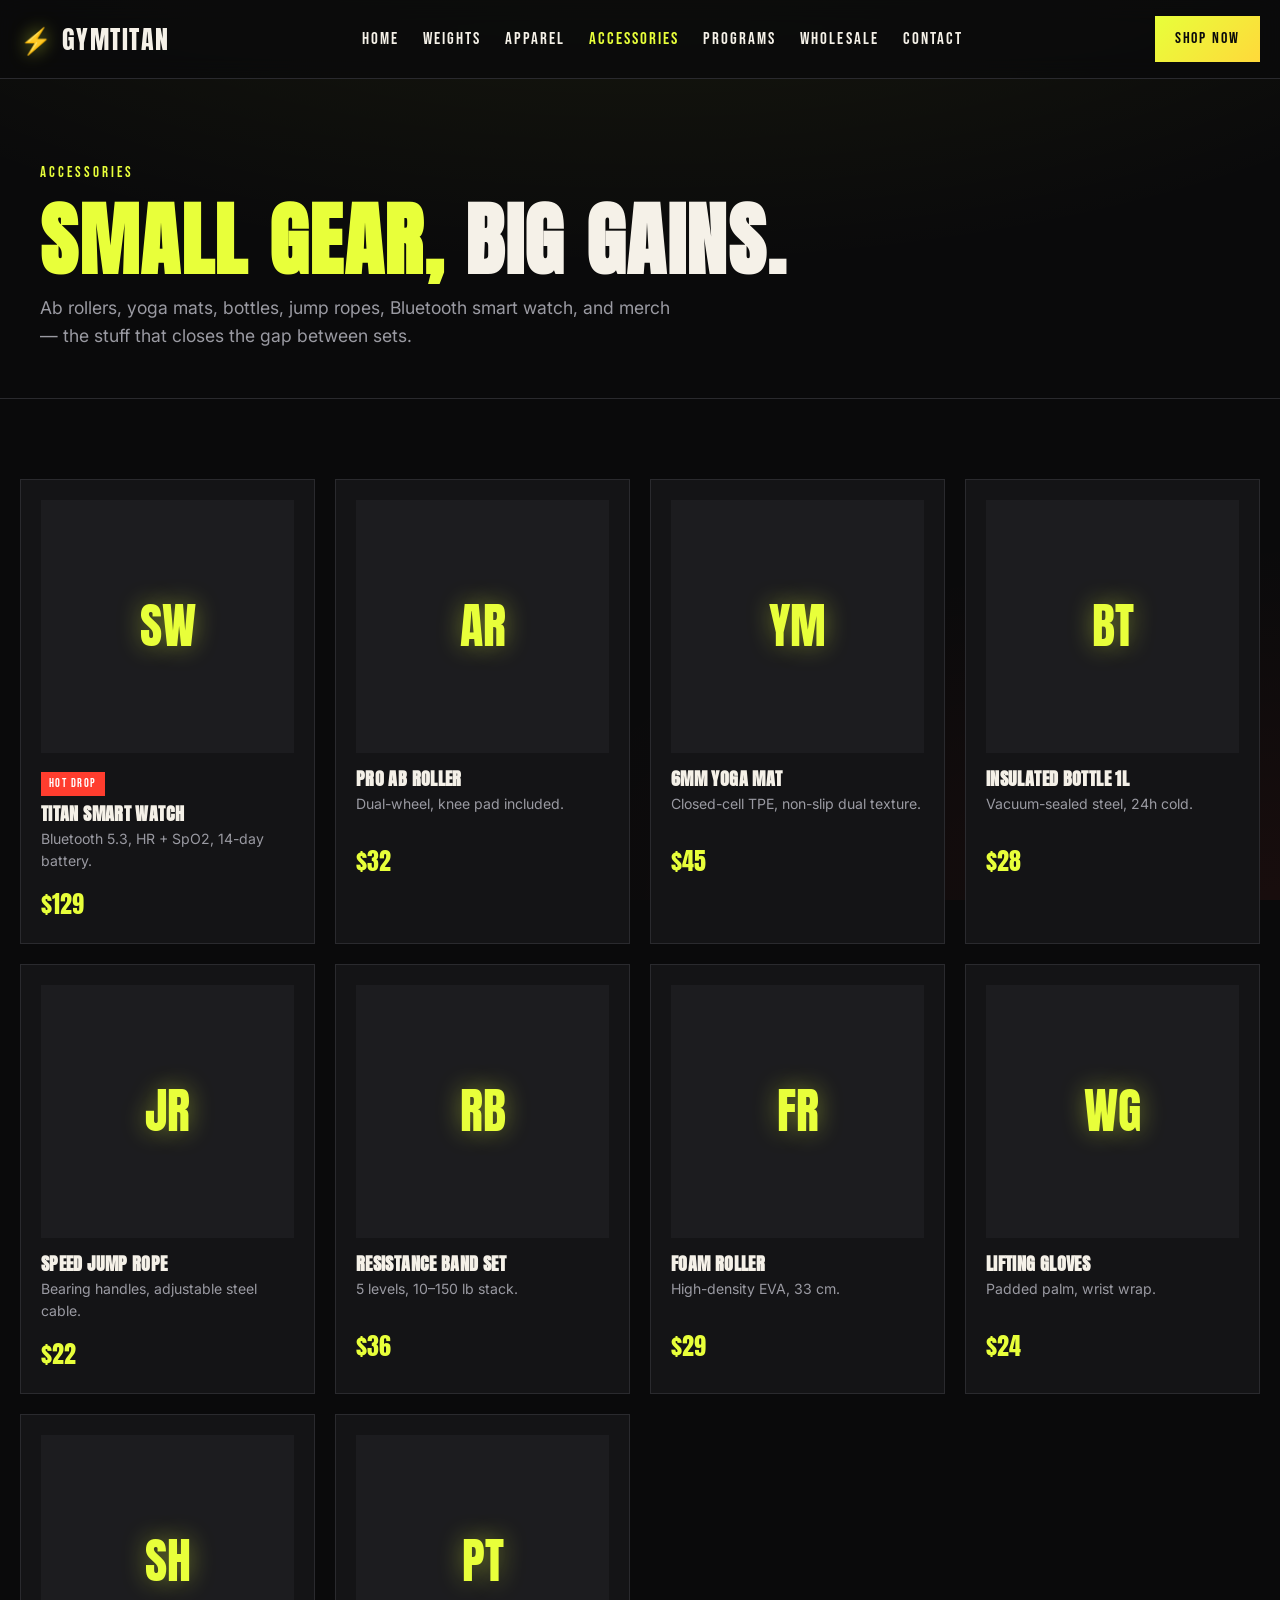
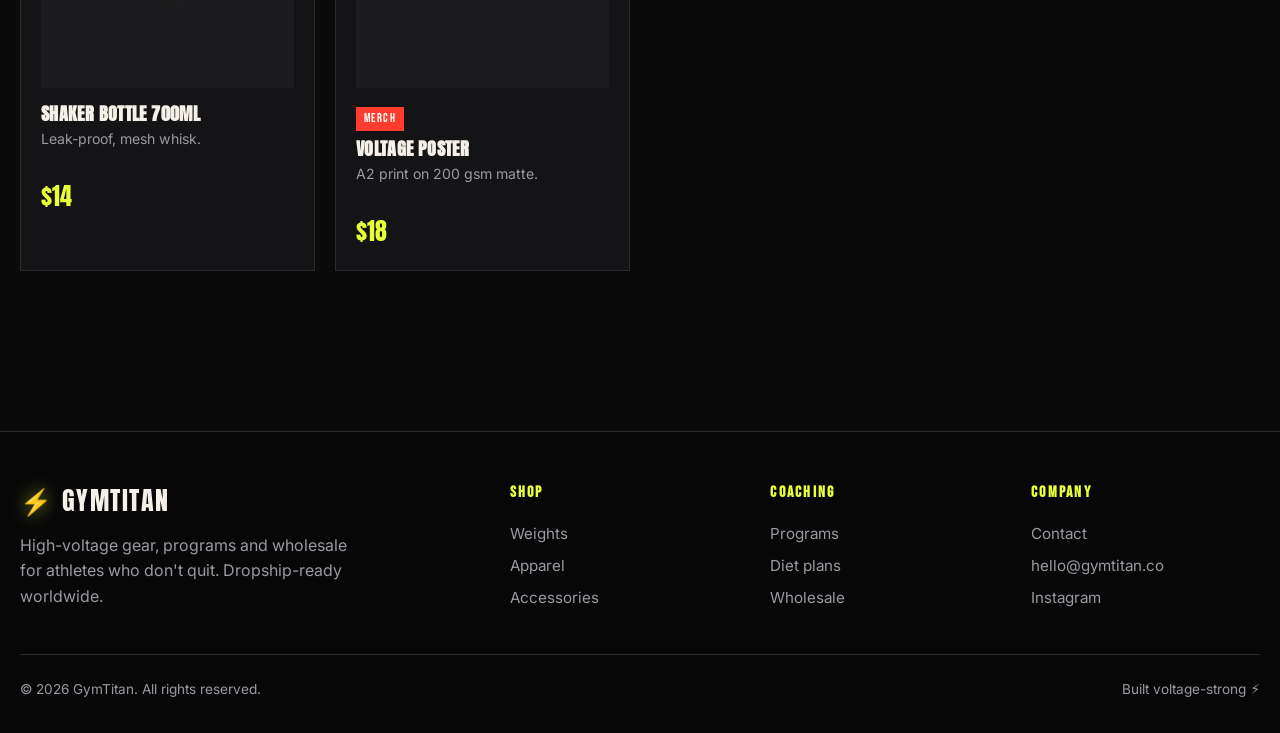
<file: gh-pages-static/accessories.html>
<!doctype html>
<html lang="en">
<head>
<meta charset="utf-8">
<meta name="viewport" content="width=device-width,initial-scale=1">
<title>Accessories — GymTitan</title>
<meta name="description" content="Ab rollers, yoga mats, bottles, jump ropes, Bluetooth smart watch and merch.">
<meta property="og:title" content="Accessories — GymTitan">
<meta property="og:description" content="Ab rollers, yoga mats, bottles, jump ropes, Bluetooth smart watch and merch.">
<meta property="og:type" content="website">
<meta property="og:image" content="images/hero.jpg">
<meta name="twitter:card" content="summary_large_image">
<link rel="preconnect" href="https://fonts.googleapis.com">
<link rel="preconnect" href="https://fonts.gstatic.com" crossorigin>
<link href="https://fonts.googleapis.com/css2?family=Anton&family=Bebas+Neue&family=Inter:wght@400;500;600;700&display=swap" rel="stylesheet">
<link rel="stylesheet" href="css/styles.css">
</head>
<body>
<header class="site-header">
  <div class="nav">
    <a href="index.html" class="brand"><span class="bolt">⚡</span> GymTitan</a>
    <nav class="nav-links" id="nav-links">
      <a href="index.html">Home</a>
      <a href="weights.html">Weights</a>
      <a href="apparel.html">Apparel</a>
      <a href="accessories.html">Accessories</a>
      <a href="programs.html">Programs</a>
      <a href="wholesale.html">Wholesale</a>
      <a href="contact.html">Contact</a>
    </nav>
    <a href="contact.html" class="nav-cta">Shop Now</a>
    <button class="nav-toggle" aria-label="Menu">☰</button>
  </div>
</header>
<main>

<section class="page-hero">
  <div class="container">
    <span class="eyebrow">Accessories</span>
    <h1><span class="volt">Small gear,</span> big gains.</h1>
    <p>Ab rollers, yoga mats, bottles, jump ropes, Bluetooth smart watch, and merch — the stuff that closes the gap between sets.</p>
  </div>
</section>
<section class="section container">
  <div class="prod-grid"><div class="prod"><div class="prod-thumb">SW</div><span class="tag">Hot drop</span><h4>Titan Smart Watch</h4><p class="desc">Bluetooth 5.3, HR + SpO2, 14-day battery.</p><div class="price">$129</div></div><div class="prod"><div class="prod-thumb">AR</div><h4>Pro Ab Roller</h4><p class="desc">Dual-wheel, knee pad included.</p><div class="price">$32</div></div><div class="prod"><div class="prod-thumb">YM</div><h4>6mm Yoga Mat</h4><p class="desc">Closed-cell TPE, non-slip dual texture.</p><div class="price">$45</div></div><div class="prod"><div class="prod-thumb">BT</div><h4>Insulated Bottle 1L</h4><p class="desc">Vacuum-sealed steel, 24h cold.</p><div class="price">$28</div></div><div class="prod"><div class="prod-thumb">JR</div><h4>Speed Jump Rope</h4><p class="desc">Bearing handles, adjustable steel cable.</p><div class="price">$22</div></div><div class="prod"><div class="prod-thumb">RB</div><h4>Resistance Band Set</h4><p class="desc">5 levels, 10–150 lb stack.</p><div class="price">$36</div></div><div class="prod"><div class="prod-thumb">FR</div><h4>Foam Roller</h4><p class="desc">High-density EVA, 33 cm.</p><div class="price">$29</div></div><div class="prod"><div class="prod-thumb">WG</div><h4>Lifting Gloves</h4><p class="desc">Padded palm, wrist wrap.</p><div class="price">$24</div></div><div class="prod"><div class="prod-thumb">SH</div><h4>Shaker Bottle 700ml</h4><p class="desc">Leak-proof, mesh whisk.</p><div class="price">$14</div></div><div class="prod"><div class="prod-thumb">PT</div><span class="tag">Merch</span><h4>Voltage Poster</h4><p class="desc">A2 print on 200 gsm matte.</p><div class="price">$18</div></div></div>
</section>
</main>
<footer class="site-footer">
  <div class="footer-grid">
    <div>
      <div class="brand"><span class="bolt" style="color:#E8FF3A">⚡</span> GymTitan</div>
      <p style="color:#9a9aa2;margin-top:.75rem;max-width:340px">High-voltage gear, programs and wholesale for athletes who don't quit. Dropship-ready worldwide.</p>
    </div>
    <div>
      <h5>Shop</h5>
      <a href="weights.html">Weights</a>
      <a href="apparel.html">Apparel</a>
      <a href="accessories.html">Accessories</a>
    </div>
    <div>
      <h5>Coaching</h5>
      <a href="programs.html">Programs</a>
      <a href="programs.html">Diet plans</a>
      <a href="wholesale.html">Wholesale</a>
    </div>
    <div>
      <h5>Company</h5>
      <a href="contact.html">Contact</a>
      <a href="mailto:hello@gymtitan.co">hello@gymtitan.co</a>
      <a href="#">Instagram</a>
    </div>
  </div>
  <div class="footer-bottom">
    <span>© <span id="yr"></span> GymTitan. All rights reserved.</span>
    <span>Built voltage-strong ⚡</span>
  </div>
</footer>
<script>document.getElementById('yr').textContent=new Date().getFullYear();</script>
<script src="js/main.js"></script>
</body></html>
</file>
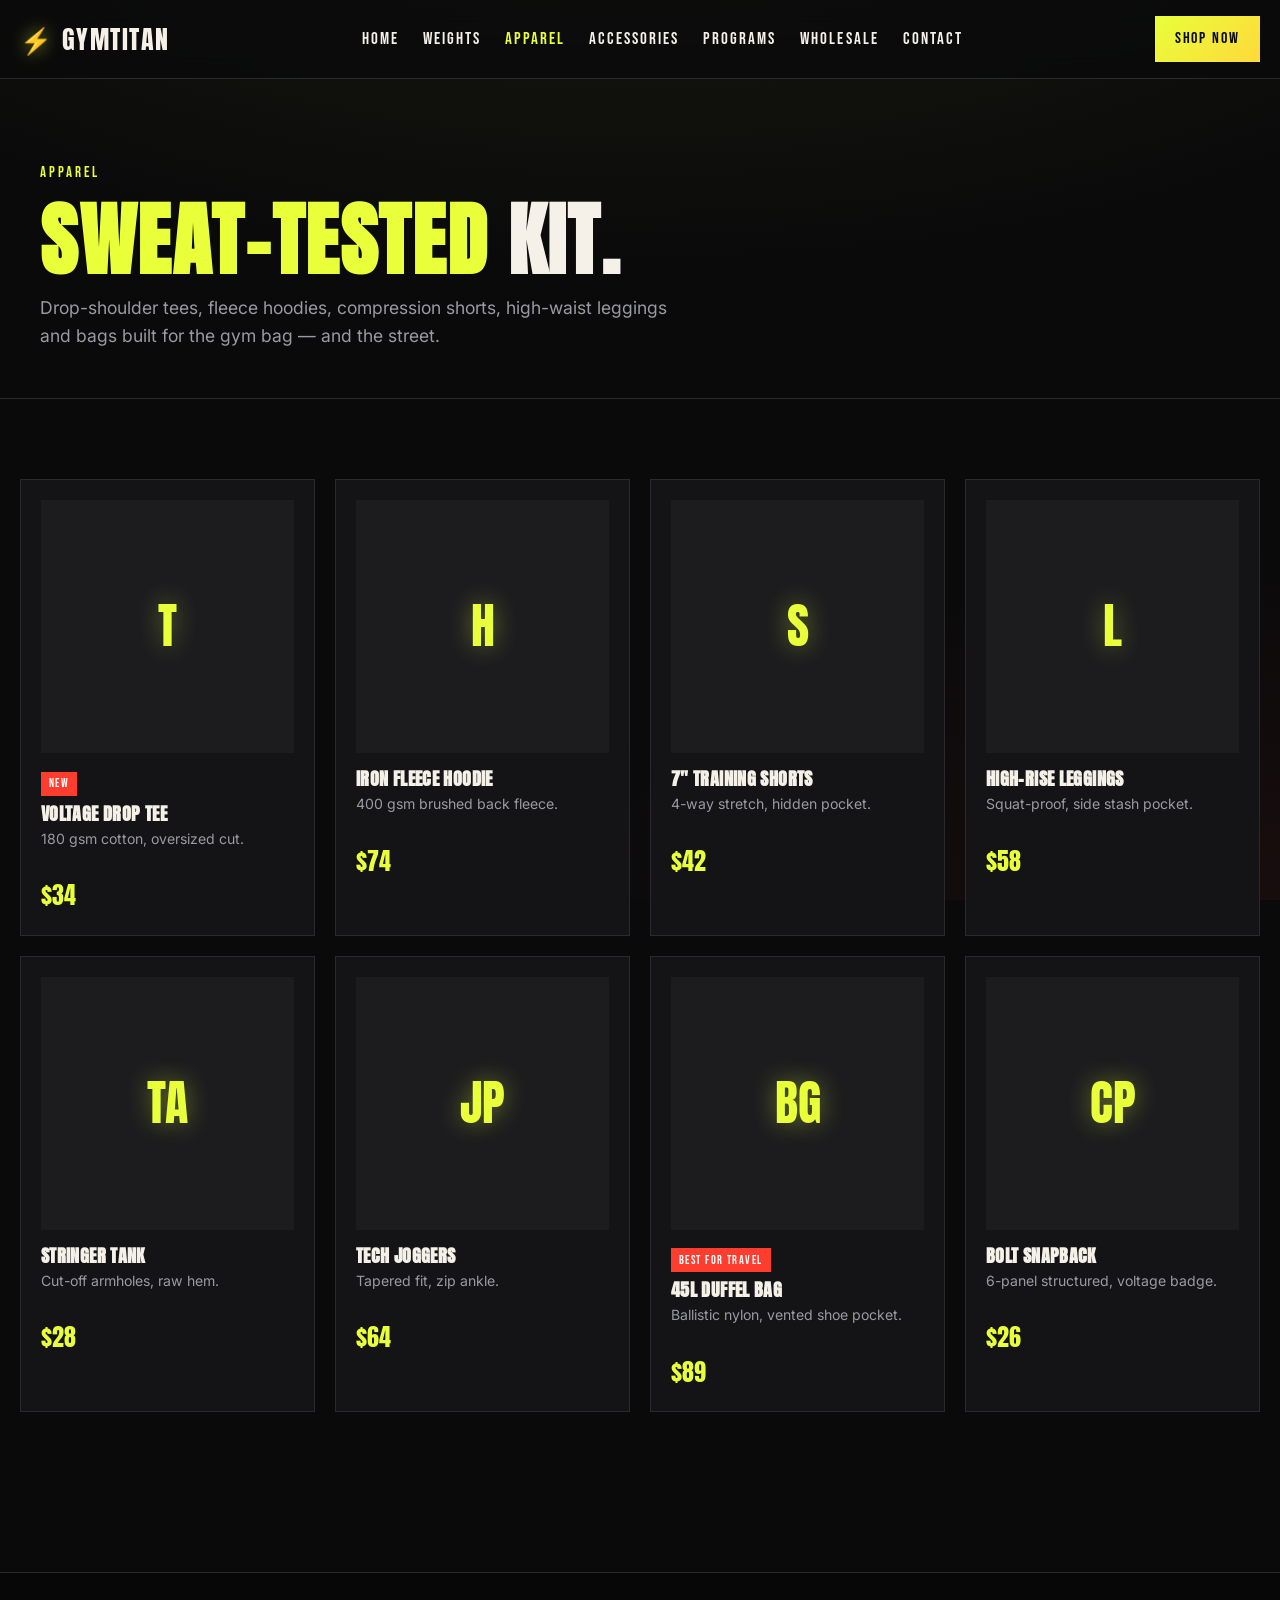
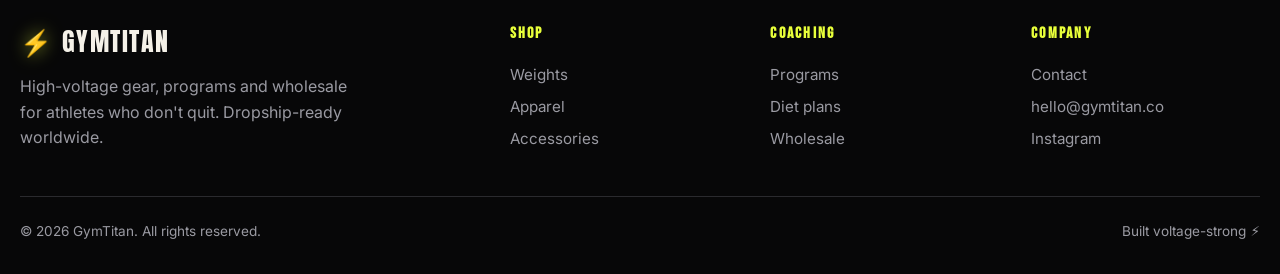
<file: gh-pages-static/apparel.html>
<!doctype html>
<html lang="en">
<head>
<meta charset="utf-8">
<meta name="viewport" content="width=device-width,initial-scale=1">
<title>Apparel — GymTitan</title>
<meta name="description" content="Tees, hoodies, shorts, leggings and workout bags built for max-effort training.">
<meta property="og:title" content="Apparel — GymTitan">
<meta property="og:description" content="Tees, hoodies, shorts, leggings and workout bags built for max-effort training.">
<meta property="og:type" content="website">
<meta property="og:image" content="images/hero.jpg">
<meta name="twitter:card" content="summary_large_image">
<link rel="preconnect" href="https://fonts.googleapis.com">
<link rel="preconnect" href="https://fonts.gstatic.com" crossorigin>
<link href="https://fonts.googleapis.com/css2?family=Anton&family=Bebas+Neue&family=Inter:wght@400;500;600;700&display=swap" rel="stylesheet">
<link rel="stylesheet" href="css/styles.css">
</head>
<body>
<header class="site-header">
  <div class="nav">
    <a href="index.html" class="brand"><span class="bolt">⚡</span> GymTitan</a>
    <nav class="nav-links" id="nav-links">
      <a href="index.html">Home</a>
      <a href="weights.html">Weights</a>
      <a href="apparel.html">Apparel</a>
      <a href="accessories.html">Accessories</a>
      <a href="programs.html">Programs</a>
      <a href="wholesale.html">Wholesale</a>
      <a href="contact.html">Contact</a>
    </nav>
    <a href="contact.html" class="nav-cta">Shop Now</a>
    <button class="nav-toggle" aria-label="Menu">☰</button>
  </div>
</header>
<main>

<section class="page-hero">
  <div class="container">
    <span class="eyebrow">Apparel</span>
    <h1><span class="volt">Sweat-tested</span> kit.</h1>
    <p>Drop-shoulder tees, fleece hoodies, compression shorts, high-waist leggings and bags built for the gym bag — and the street.</p>
  </div>
</section>
<section class="section container">
  <div class="prod-grid"><div class="prod"><div class="prod-thumb">T</div><span class="tag">New</span><h4>Voltage Drop Tee</h4><p class="desc">180 gsm cotton, oversized cut.</p><div class="price">$34</div></div><div class="prod"><div class="prod-thumb">H</div><h4>Iron Fleece Hoodie</h4><p class="desc">400 gsm brushed back fleece.</p><div class="price">$74</div></div><div class="prod"><div class="prod-thumb">S</div><h4>7&quot; Training Shorts</h4><p class="desc">4-way stretch, hidden pocket.</p><div class="price">$42</div></div><div class="prod"><div class="prod-thumb">L</div><h4>High-Rise Leggings</h4><p class="desc">Squat-proof, side stash pocket.</p><div class="price">$58</div></div><div class="prod"><div class="prod-thumb">TA</div><h4>Stringer Tank</h4><p class="desc">Cut-off armholes, raw hem.</p><div class="price">$28</div></div><div class="prod"><div class="prod-thumb">JP</div><h4>Tech Joggers</h4><p class="desc">Tapered fit, zip ankle.</p><div class="price">$64</div></div><div class="prod"><div class="prod-thumb">BG</div><span class="tag">Best for travel</span><h4>45L Duffel Bag</h4><p class="desc">Ballistic nylon, vented shoe pocket.</p><div class="price">$89</div></div><div class="prod"><div class="prod-thumb">CP</div><h4>Bolt Snapback</h4><p class="desc">6-panel structured, voltage badge.</p><div class="price">$26</div></div></div>
</section>
</main>
<footer class="site-footer">
  <div class="footer-grid">
    <div>
      <div class="brand"><span class="bolt" style="color:#E8FF3A">⚡</span> GymTitan</div>
      <p style="color:#9a9aa2;margin-top:.75rem;max-width:340px">High-voltage gear, programs and wholesale for athletes who don't quit. Dropship-ready worldwide.</p>
    </div>
    <div>
      <h5>Shop</h5>
      <a href="weights.html">Weights</a>
      <a href="apparel.html">Apparel</a>
      <a href="accessories.html">Accessories</a>
    </div>
    <div>
      <h5>Coaching</h5>
      <a href="programs.html">Programs</a>
      <a href="programs.html">Diet plans</a>
      <a href="wholesale.html">Wholesale</a>
    </div>
    <div>
      <h5>Company</h5>
      <a href="contact.html">Contact</a>
      <a href="mailto:hello@gymtitan.co">hello@gymtitan.co</a>
      <a href="#">Instagram</a>
    </div>
  </div>
  <div class="footer-bottom">
    <span>© <span id="yr"></span> GymTitan. All rights reserved.</span>
    <span>Built voltage-strong ⚡</span>
  </div>
</footer>
<script>document.getElementById('yr').textContent=new Date().getFullYear();</script>
<script src="js/main.js"></script>
</body></html>
</file>
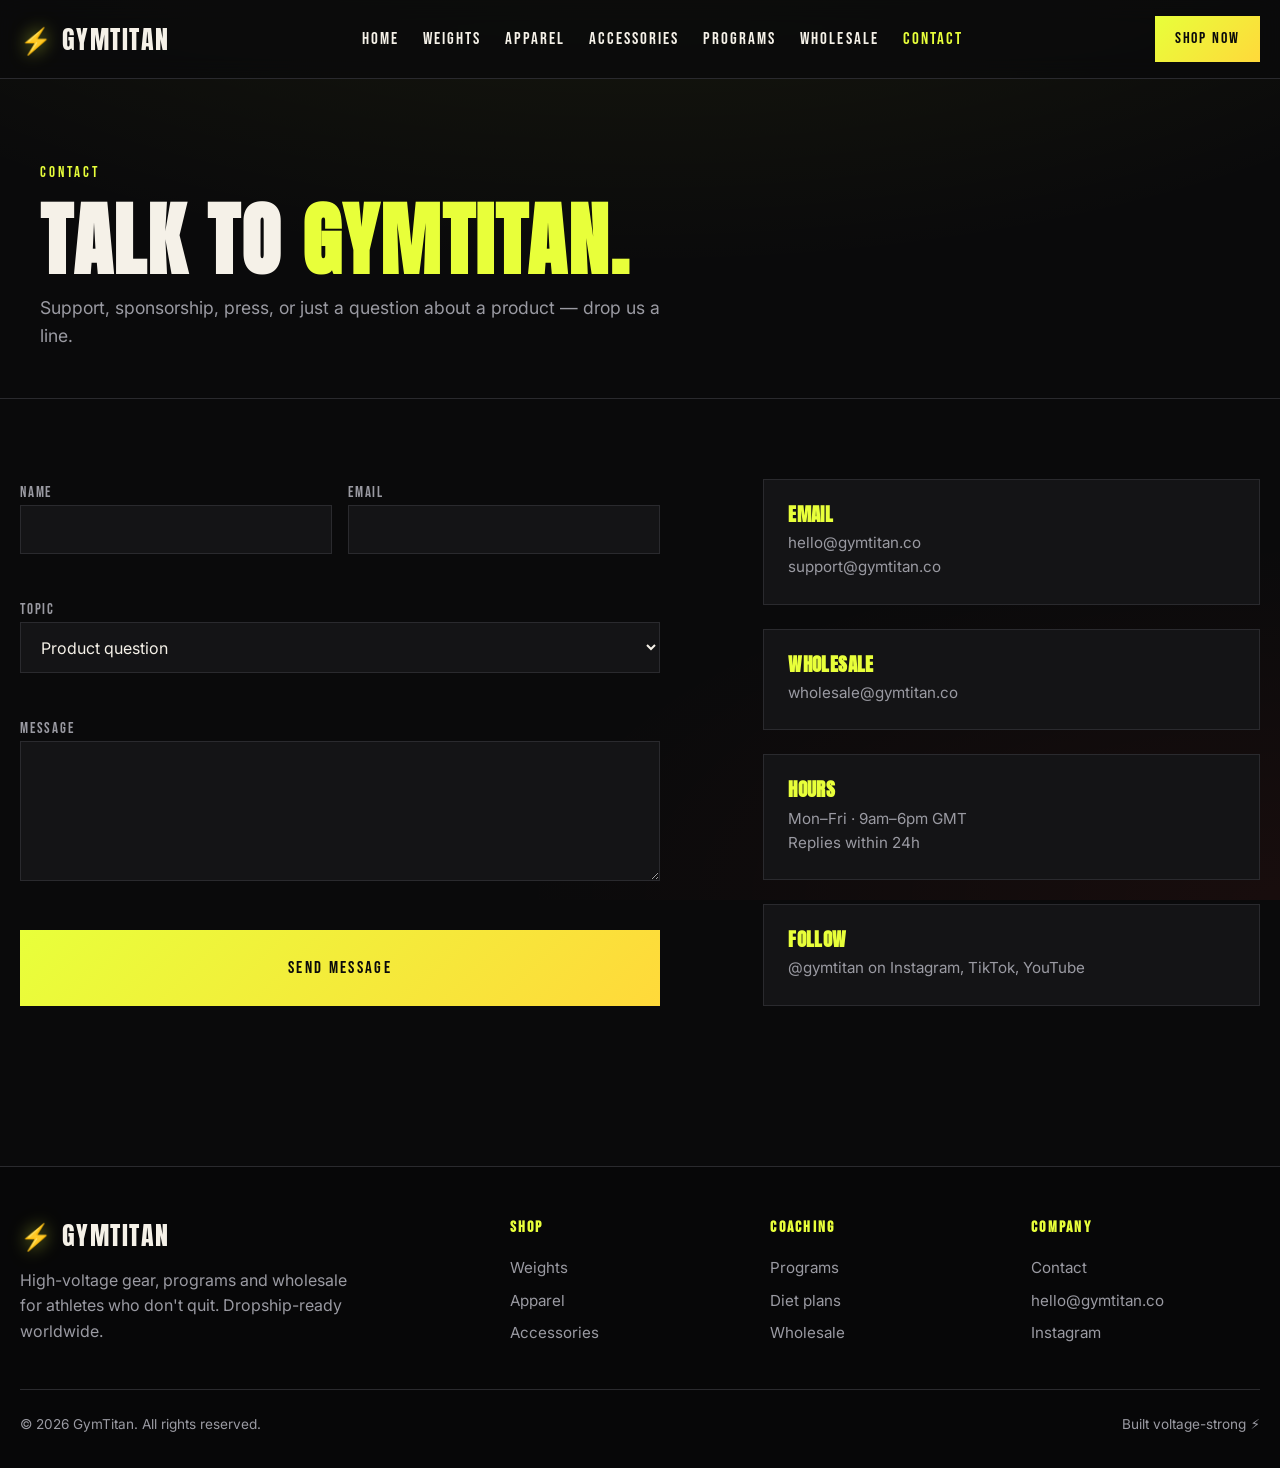
<file: gh-pages-static/contact.html>
<!doctype html>
<html lang="en">
<head>
<meta charset="utf-8">
<meta name="viewport" content="width=device-width,initial-scale=1">
<title>Contact — GymTitan</title>
<meta name="description" content="Support, sponsorship, wholesale and press — get in touch with GymTitan.">
<meta property="og:title" content="Contact — GymTitan">
<meta property="og:description" content="Support, sponsorship, wholesale and press — get in touch with GymTitan.">
<meta property="og:type" content="website">
<meta property="og:image" content="images/hero.jpg">
<meta name="twitter:card" content="summary_large_image">
<link rel="preconnect" href="https://fonts.googleapis.com">
<link rel="preconnect" href="https://fonts.gstatic.com" crossorigin>
<link href="https://fonts.googleapis.com/css2?family=Anton&family=Bebas+Neue&family=Inter:wght@400;500;600;700&display=swap" rel="stylesheet">
<link rel="stylesheet" href="css/styles.css">
</head>
<body>
<header class="site-header">
  <div class="nav">
    <a href="index.html" class="brand"><span class="bolt">⚡</span> GymTitan</a>
    <nav class="nav-links" id="nav-links">
      <a href="index.html">Home</a>
      <a href="weights.html">Weights</a>
      <a href="apparel.html">Apparel</a>
      <a href="accessories.html">Accessories</a>
      <a href="programs.html">Programs</a>
      <a href="wholesale.html">Wholesale</a>
      <a href="contact.html">Contact</a>
    </nav>
    <a href="contact.html" class="nav-cta">Shop Now</a>
    <button class="nav-toggle" aria-label="Menu">☰</button>
  </div>
</header>
<main>

<section class="page-hero">
  <div class="container">
    <span class="eyebrow">Contact</span>
    <h1>Talk to <span class="volt">GymTitan.</span></h1>
    <p>Support, sponsorship, press, or just a question about a product — drop us a line.</p>
  </div>
</section>
<section class="section container">
  <div style="display:grid;grid-template-columns:1.4fr 1fr;gap:3rem" class="contact-grid">
    <form class="form" data-mailto="hello@gymtitan.co" data-subject="GymTitan contact form">
      <div class="form-row">
        <div><label for="c-name">Name</label><input id="c-name" name="Name" required></div>
        <div><label for="c-email">Email</label><input id="c-email" name="Email" type="email" required></div>
      </div>
      <div><label for="c-topic">Topic</label>
        <select id="c-topic" name="Topic"><option>Product question</option><option>Order support</option><option>Coaching</option><option>Wholesale</option><option>Press</option><option>Other</option></select>
      </div>
      <div><label for="c-msg">Message</label><textarea id="c-msg" name="Message" required></textarea></div>
      <button class="btn btn-primary" type="submit">Send message</button>
    </form>
    <div class="info-grid" style="grid-template-columns:1fr;margin-top:0">
      <div class="info"><h4>Email</h4><p>hello@gymtitan.co<br>support@gymtitan.co</p></div>
      <div class="info"><h4>Wholesale</h4><p>wholesale@gymtitan.co</p></div>
      <div class="info"><h4>Hours</h4><p>Mon–Fri · 9am–6pm GMT<br>Replies within 24h</p></div>
      <div class="info"><h4>Follow</h4><p>@gymtitan on Instagram, TikTok, YouTube</p></div>
    </div>
  </div>
</section>
<style>@media(max-width:820px){.contact-grid{grid-template-columns:1fr !important}}</style>

</main>
<footer class="site-footer">
  <div class="footer-grid">
    <div>
      <div class="brand"><span class="bolt" style="color:#E8FF3A">⚡</span> GymTitan</div>
      <p style="color:#9a9aa2;margin-top:.75rem;max-width:340px">High-voltage gear, programs and wholesale for athletes who don't quit. Dropship-ready worldwide.</p>
    </div>
    <div>
      <h5>Shop</h5>
      <a href="weights.html">Weights</a>
      <a href="apparel.html">Apparel</a>
      <a href="accessories.html">Accessories</a>
    </div>
    <div>
      <h5>Coaching</h5>
      <a href="programs.html">Programs</a>
      <a href="programs.html">Diet plans</a>
      <a href="wholesale.html">Wholesale</a>
    </div>
    <div>
      <h5>Company</h5>
      <a href="contact.html">Contact</a>
      <a href="mailto:hello@gymtitan.co">hello@gymtitan.co</a>
      <a href="#">Instagram</a>
    </div>
  </div>
  <div class="footer-bottom">
    <span>© <span id="yr"></span> GymTitan. All rights reserved.</span>
    <span>Built voltage-strong ⚡</span>
  </div>
</footer>
<script>document.getElementById('yr').textContent=new Date().getFullYear();</script>
<script src="js/main.js"></script>
</body></html>
</file>
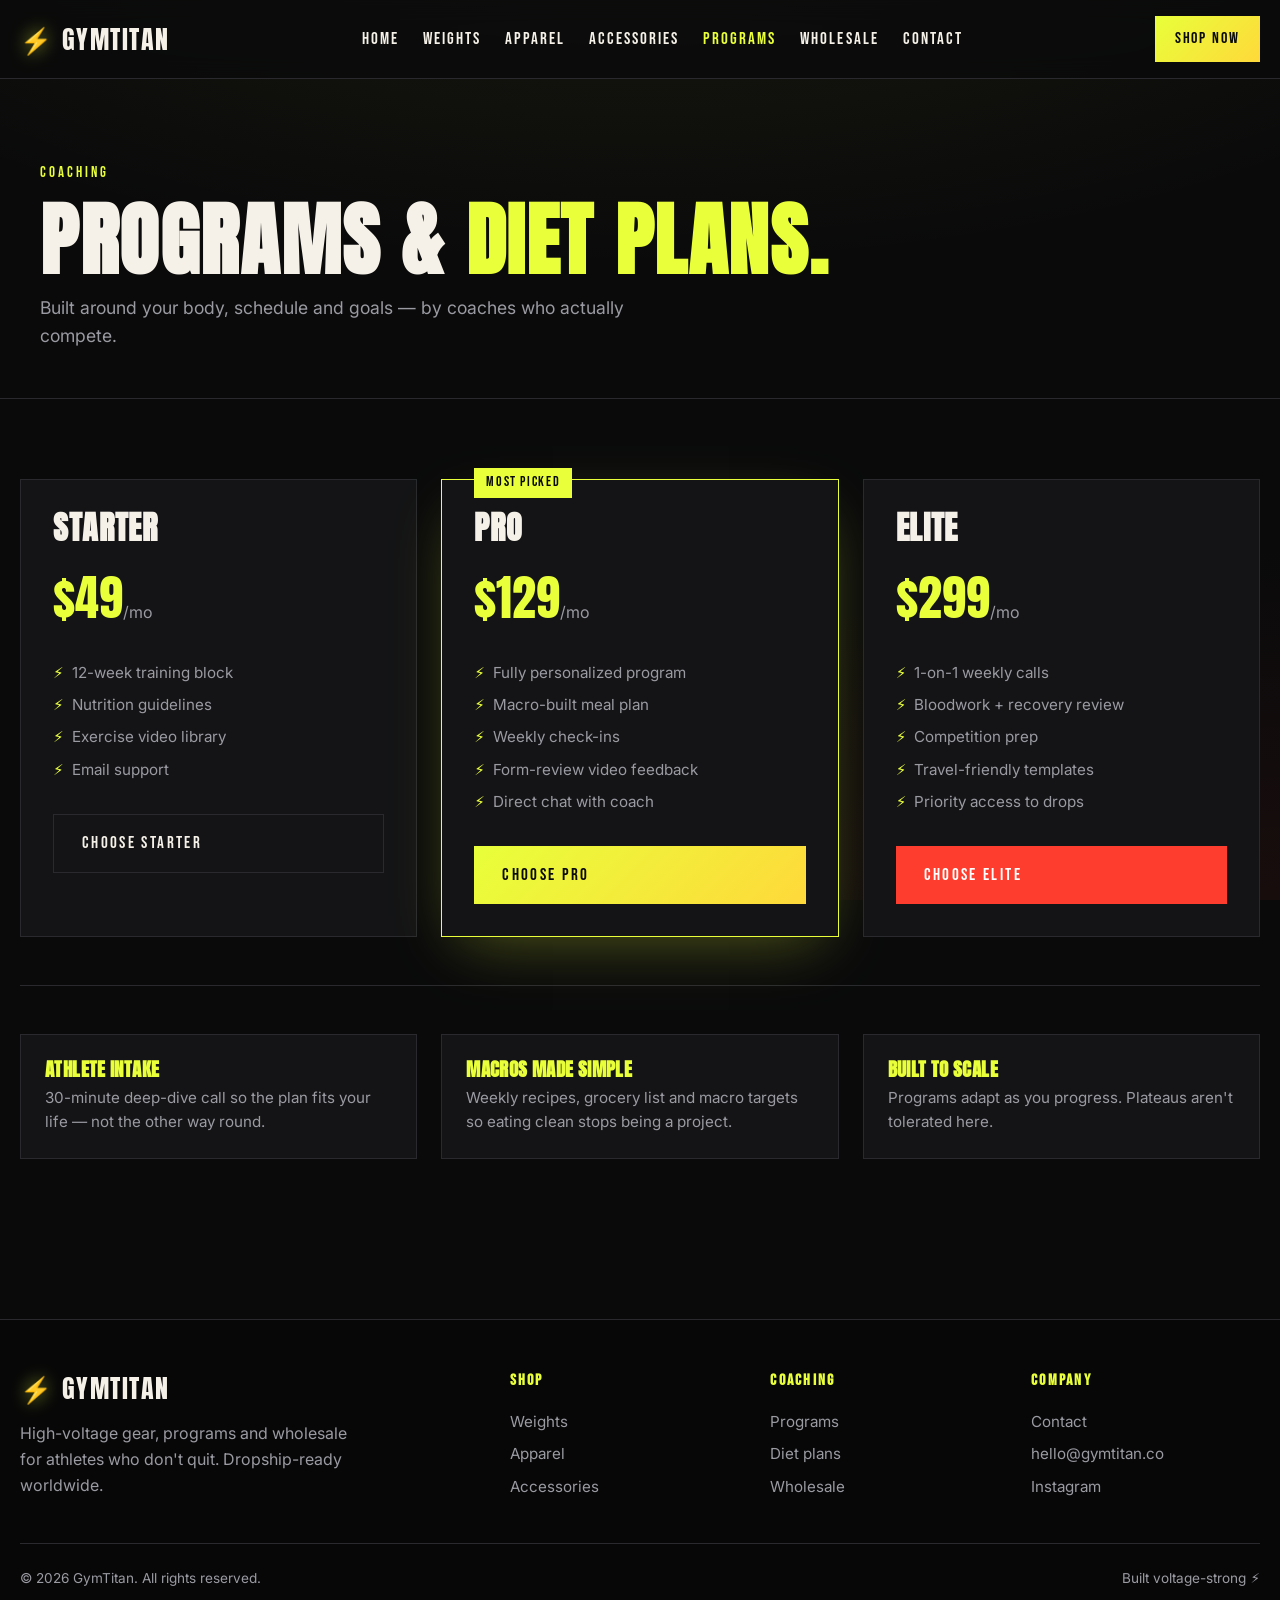
<file: gh-pages-static/programs.html>
<!doctype html>
<html lang="en">
<head>
<meta charset="utf-8">
<meta name="viewport" content="width=device-width,initial-scale=1">
<title>Programs & Diet Plans — GymTitan</title>
<meta name="description" content="Personalized training programs and diet plans built by coaches who compete.">
<meta property="og:title" content="Programs & Diet Plans — GymTitan">
<meta property="og:description" content="Personalized training programs and diet plans built by coaches who compete.">
<meta property="og:type" content="website">
<meta property="og:image" content="images/hero.jpg">
<meta name="twitter:card" content="summary_large_image">
<link rel="preconnect" href="https://fonts.googleapis.com">
<link rel="preconnect" href="https://fonts.gstatic.com" crossorigin>
<link href="https://fonts.googleapis.com/css2?family=Anton&family=Bebas+Neue&family=Inter:wght@400;500;600;700&display=swap" rel="stylesheet">
<link rel="stylesheet" href="css/styles.css">
</head>
<body>
<header class="site-header">
  <div class="nav">
    <a href="index.html" class="brand"><span class="bolt">⚡</span> GymTitan</a>
    <nav class="nav-links" id="nav-links">
      <a href="index.html">Home</a>
      <a href="weights.html">Weights</a>
      <a href="apparel.html">Apparel</a>
      <a href="accessories.html">Accessories</a>
      <a href="programs.html">Programs</a>
      <a href="wholesale.html">Wholesale</a>
      <a href="contact.html">Contact</a>
    </nav>
    <a href="contact.html" class="nav-cta">Shop Now</a>
    <button class="nav-toggle" aria-label="Menu">☰</button>
  </div>
</header>
<main>

<section class="page-hero">
  <div class="container">
    <span class="eyebrow">Coaching</span>
    <h1>Programs &amp; <span class="volt">diet plans.</span></h1>
    <p>Built around your body, schedule and goals — by coaches who actually compete.</p>
  </div>
</section>
<section class="section container">
  <div class="pricing">
    <div class="tier">
      <h3>Starter</h3>
      <div class="amount">$49<small>/mo</small></div>
      <ul><li>12-week training block</li><li>Nutrition guidelines</li><li>Exercise video library</li><li>Email support</li></ul>
      <a href="contact.html?plan=starter" class="btn btn-ghost">Choose Starter</a>
    </div>
    <div class="tier featured">
      <span class="badge">Most picked</span>
      <h3>Pro</h3>
      <div class="amount">$129<small>/mo</small></div>
      <ul><li>Fully personalized program</li><li>Macro-built meal plan</li><li>Weekly check-ins</li><li>Form-review video feedback</li><li>Direct chat with coach</li></ul>
      <a href="contact.html?plan=pro" class="btn btn-primary">Choose Pro</a>
    </div>
    <div class="tier">
      <h3>Elite</h3>
      <div class="amount">$299<small>/mo</small></div>
      <ul><li>1-on-1 weekly calls</li><li>Bloodwork + recovery review</li><li>Competition prep</li><li>Travel-friendly templates</li><li>Priority access to drops</li></ul>
      <a href="contact.html?plan=elite" class="btn btn-oxide">Choose Elite</a>
    </div>
  </div>
  <div class="divider"></div>
  <div class="info-grid">
    <div class="info"><h4>Athlete intake</h4><p>30-minute deep-dive call so the plan fits your life — not the other way round.</p></div>
    <div class="info"><h4>Macros made simple</h4><p>Weekly recipes, grocery list and macro targets so eating clean stops being a project.</p></div>
    <div class="info"><h4>Built to scale</h4><p>Programs adapt as you progress. Plateaus aren't tolerated here.</p></div>
  </div>
</section>

</main>
<footer class="site-footer">
  <div class="footer-grid">
    <div>
      <div class="brand"><span class="bolt" style="color:#E8FF3A">⚡</span> GymTitan</div>
      <p style="color:#9a9aa2;margin-top:.75rem;max-width:340px">High-voltage gear, programs and wholesale for athletes who don't quit. Dropship-ready worldwide.</p>
    </div>
    <div>
      <h5>Shop</h5>
      <a href="weights.html">Weights</a>
      <a href="apparel.html">Apparel</a>
      <a href="accessories.html">Accessories</a>
    </div>
    <div>
      <h5>Coaching</h5>
      <a href="programs.html">Programs</a>
      <a href="programs.html">Diet plans</a>
      <a href="wholesale.html">Wholesale</a>
    </div>
    <div>
      <h5>Company</h5>
      <a href="contact.html">Contact</a>
      <a href="mailto:hello@gymtitan.co">hello@gymtitan.co</a>
      <a href="#">Instagram</a>
    </div>
  </div>
  <div class="footer-bottom">
    <span>© <span id="yr"></span> GymTitan. All rights reserved.</span>
    <span>Built voltage-strong ⚡</span>
  </div>
</footer>
<script>document.getElementById('yr').textContent=new Date().getFullYear();</script>
<script src="js/main.js"></script>
</body></html>
</file>
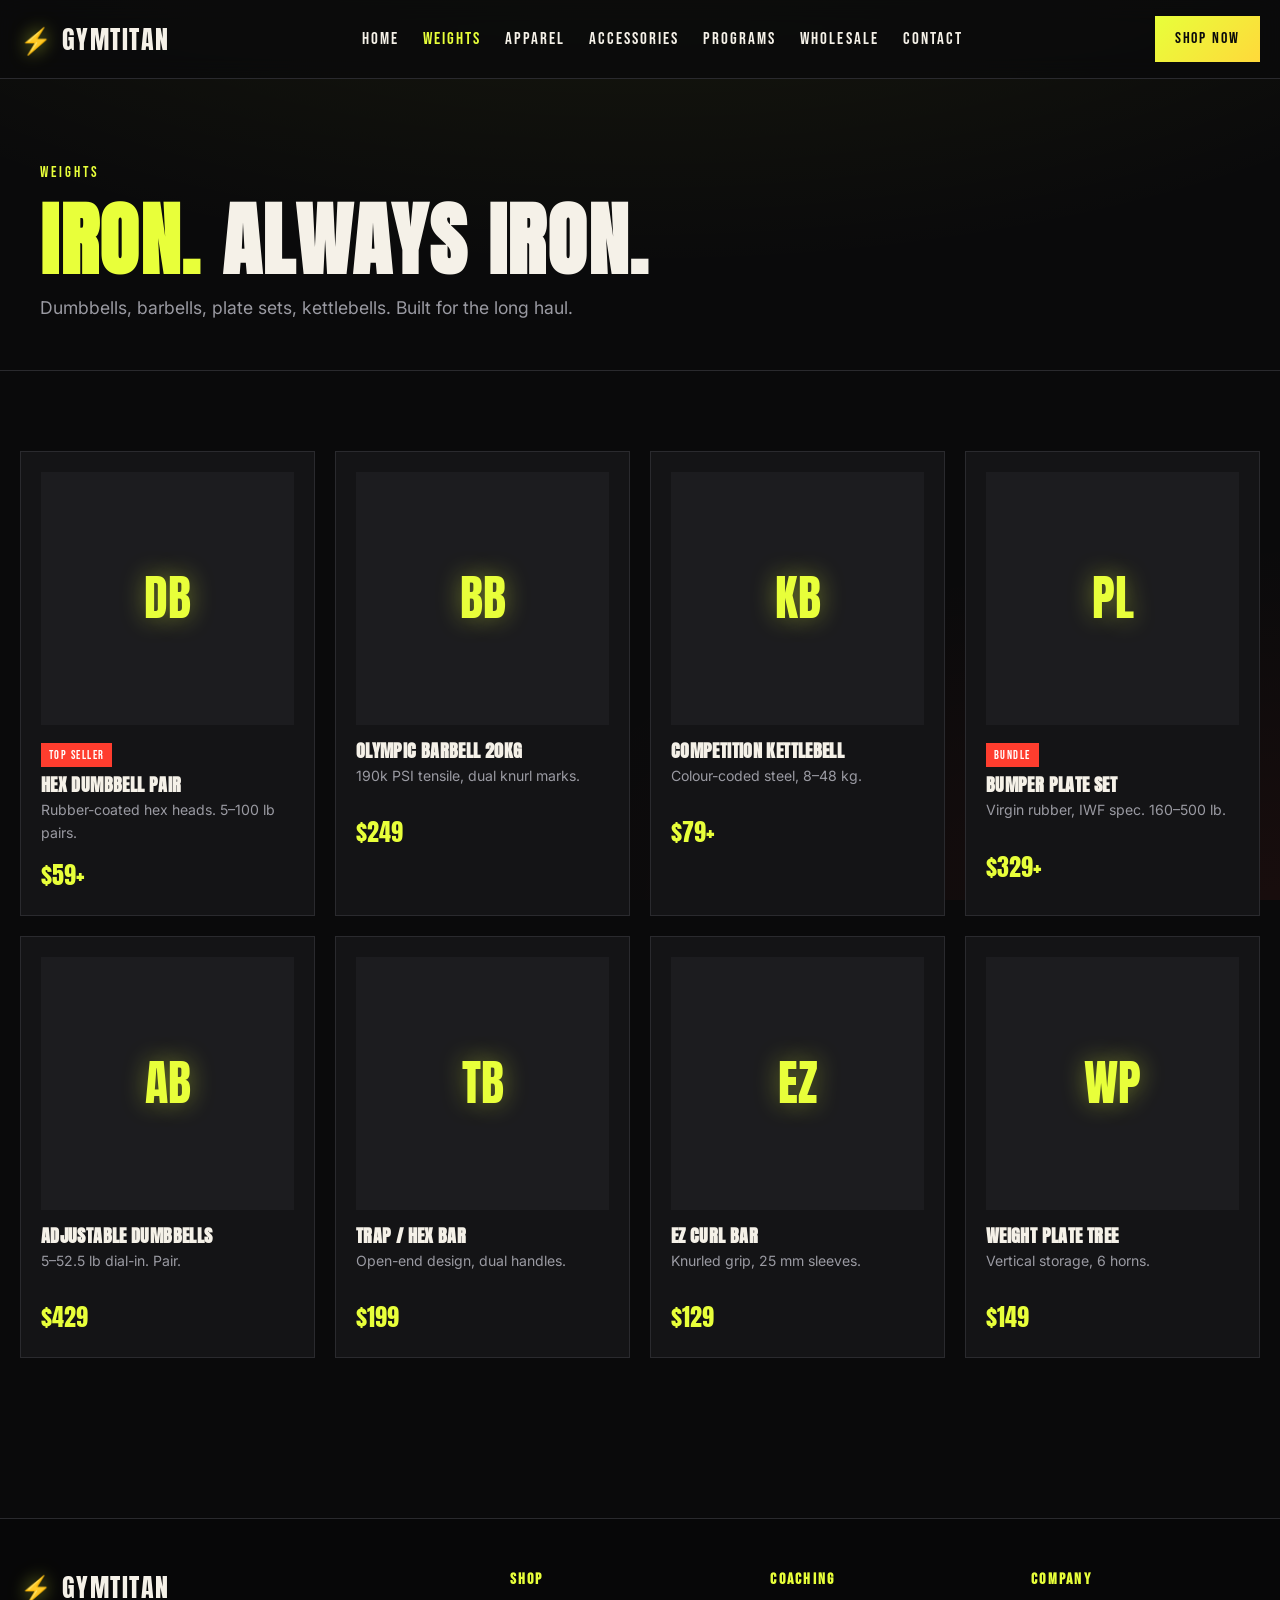
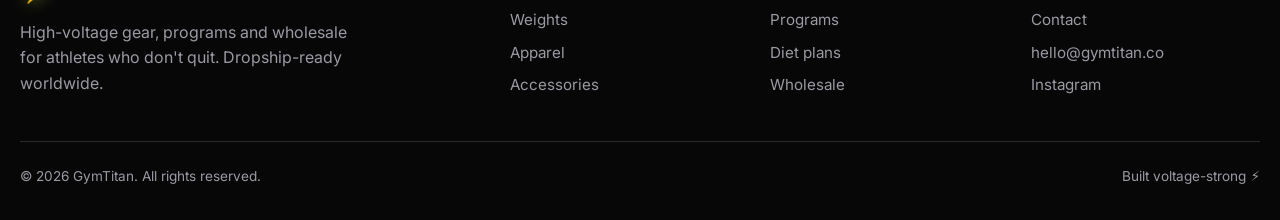
<file: gh-pages-static/weights.html>
<!doctype html>
<html lang="en">
<head>
<meta charset="utf-8">
<meta name="viewport" content="width=device-width,initial-scale=1">
<title>Weights — GymTitan</title>
<meta name="description" content="Dumbbells, barbells, plate sets and kettlebells engineered for the long haul.">
<meta property="og:title" content="Weights — GymTitan">
<meta property="og:description" content="Dumbbells, barbells, plate sets and kettlebells engineered for the long haul.">
<meta property="og:type" content="website">
<meta property="og:image" content="images/hero.jpg">
<meta name="twitter:card" content="summary_large_image">
<link rel="preconnect" href="https://fonts.googleapis.com">
<link rel="preconnect" href="https://fonts.gstatic.com" crossorigin>
<link href="https://fonts.googleapis.com/css2?family=Anton&family=Bebas+Neue&family=Inter:wght@400;500;600;700&display=swap" rel="stylesheet">
<link rel="stylesheet" href="css/styles.css">
</head>
<body>
<header class="site-header">
  <div class="nav">
    <a href="index.html" class="brand"><span class="bolt">⚡</span> GymTitan</a>
    <nav class="nav-links" id="nav-links">
      <a href="index.html">Home</a>
      <a href="weights.html">Weights</a>
      <a href="apparel.html">Apparel</a>
      <a href="accessories.html">Accessories</a>
      <a href="programs.html">Programs</a>
      <a href="wholesale.html">Wholesale</a>
      <a href="contact.html">Contact</a>
    </nav>
    <a href="contact.html" class="nav-cta">Shop Now</a>
    <button class="nav-toggle" aria-label="Menu">☰</button>
  </div>
</header>
<main>

<section class="page-hero">
  <div class="container">
    <span class="eyebrow">Weights</span>
    <h1><span class="volt">Iron.</span> Always iron.</h1>
    <p>Dumbbells, barbells, plate sets, kettlebells. Built for the long haul.</p>
  </div>
</section>
<section class="section container">
  <div class="prod-grid"><div class="prod"><div class="prod-thumb">DB</div><span class="tag">Top seller</span><h4>Hex Dumbbell Pair</h4><p class="desc">Rubber-coated hex heads. 5–100 lb pairs.</p><div class="price">$59+</div></div><div class="prod"><div class="prod-thumb">BB</div><h4>Olympic Barbell 20kg</h4><p class="desc">190k PSI tensile, dual knurl marks.</p><div class="price">$249</div></div><div class="prod"><div class="prod-thumb">KB</div><h4>Competition Kettlebell</h4><p class="desc">Colour-coded steel, 8–48 kg.</p><div class="price">$79+</div></div><div class="prod"><div class="prod-thumb">PL</div><span class="tag">Bundle</span><h4>Bumper Plate Set</h4><p class="desc">Virgin rubber, IWF spec. 160–500 lb.</p><div class="price">$329+</div></div><div class="prod"><div class="prod-thumb">AB</div><h4>Adjustable Dumbbells</h4><p class="desc">5–52.5 lb dial-in. Pair.</p><div class="price">$429</div></div><div class="prod"><div class="prod-thumb">TB</div><h4>Trap / Hex Bar</h4><p class="desc">Open-end design, dual handles.</p><div class="price">$199</div></div><div class="prod"><div class="prod-thumb">EZ</div><h4>EZ Curl Bar</h4><p class="desc">Knurled grip, 25 mm sleeves.</p><div class="price">$129</div></div><div class="prod"><div class="prod-thumb">WP</div><h4>Weight Plate Tree</h4><p class="desc">Vertical storage, 6 horns.</p><div class="price">$149</div></div></div>
</section>
</main>
<footer class="site-footer">
  <div class="footer-grid">
    <div>
      <div class="brand"><span class="bolt" style="color:#E8FF3A">⚡</span> GymTitan</div>
      <p style="color:#9a9aa2;margin-top:.75rem;max-width:340px">High-voltage gear, programs and wholesale for athletes who don't quit. Dropship-ready worldwide.</p>
    </div>
    <div>
      <h5>Shop</h5>
      <a href="weights.html">Weights</a>
      <a href="apparel.html">Apparel</a>
      <a href="accessories.html">Accessories</a>
    </div>
    <div>
      <h5>Coaching</h5>
      <a href="programs.html">Programs</a>
      <a href="programs.html">Diet plans</a>
      <a href="wholesale.html">Wholesale</a>
    </div>
    <div>
      <h5>Company</h5>
      <a href="contact.html">Contact</a>
      <a href="mailto:hello@gymtitan.co">hello@gymtitan.co</a>
      <a href="#">Instagram</a>
    </div>
  </div>
  <div class="footer-bottom">
    <span>© <span id="yr"></span> GymTitan. All rights reserved.</span>
    <span>Built voltage-strong ⚡</span>
  </div>
</footer>
<script>document.getElementById('yr').textContent=new Date().getFullYear();</script>
<script src="js/main.js"></script>
</body></html>
</file>
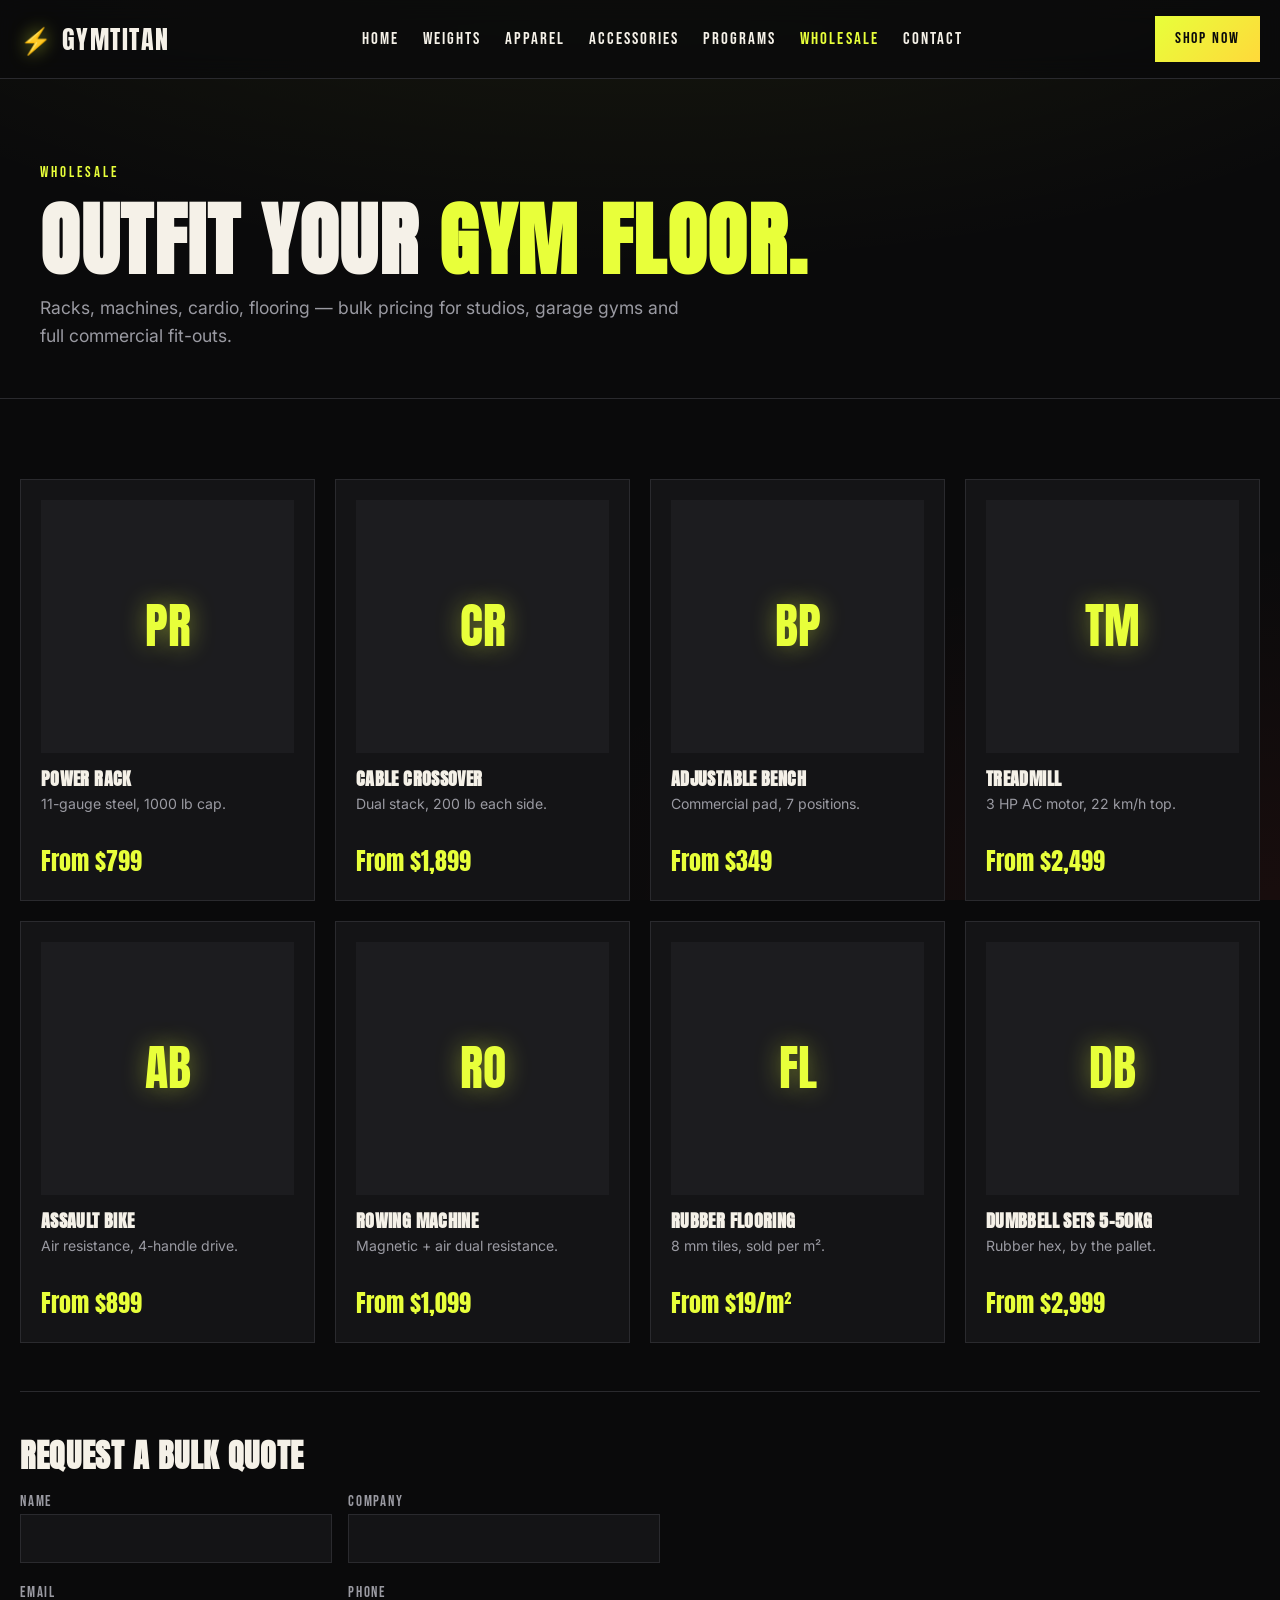
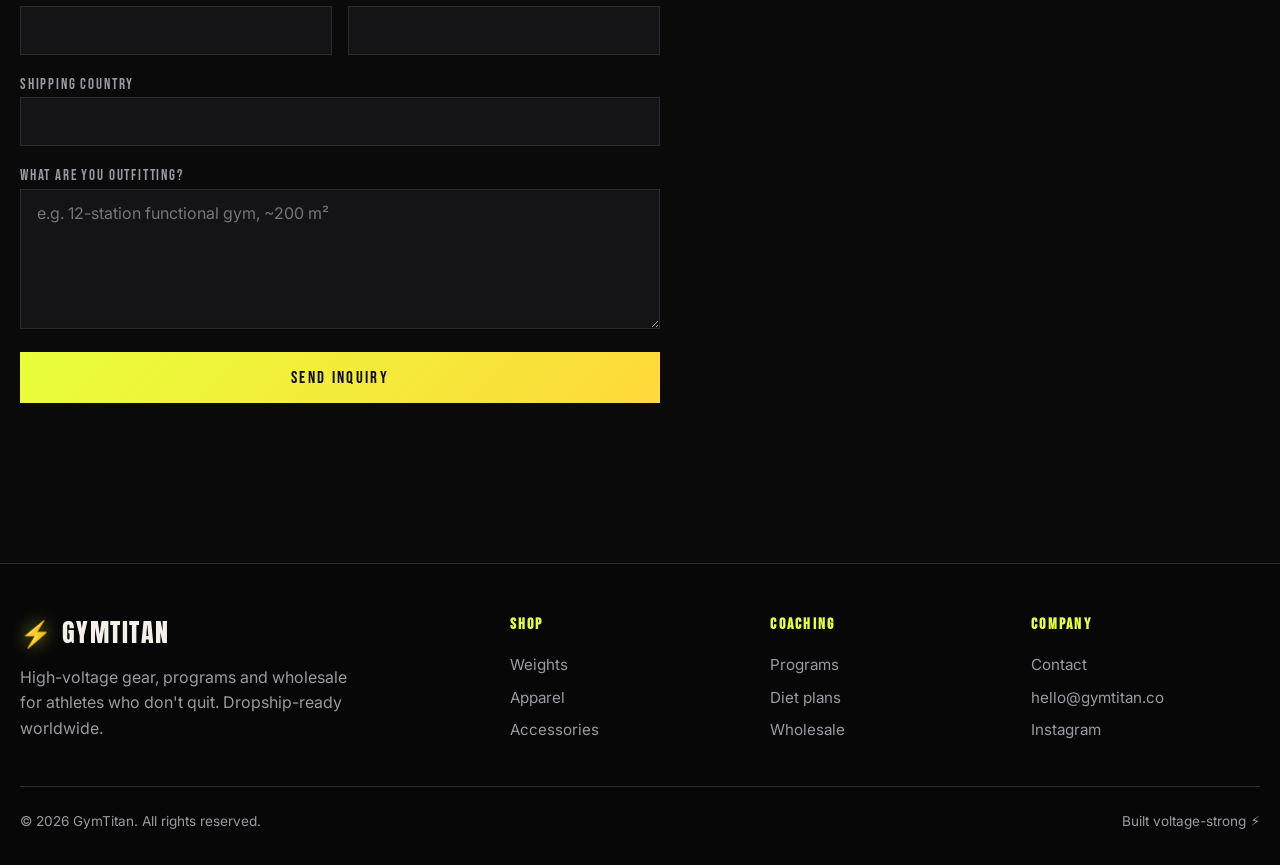
<file: gh-pages-static/wholesale.html>
<!doctype html>
<html lang="en">
<head>
<meta charset="utf-8">
<meta name="viewport" content="width=device-width,initial-scale=1">
<title>Wholesale Equipment — GymTitan</title>
<meta name="description" content="Bulk pricing on racks, machines, cardio and flooring for gyms and studios worldwide.">
<meta property="og:title" content="Wholesale Equipment — GymTitan">
<meta property="og:description" content="Bulk pricing on racks, machines, cardio and flooring for gyms and studios worldwide.">
<meta property="og:type" content="website">
<meta property="og:image" content="images/hero.jpg">
<meta name="twitter:card" content="summary_large_image">
<link rel="preconnect" href="https://fonts.googleapis.com">
<link rel="preconnect" href="https://fonts.gstatic.com" crossorigin>
<link href="https://fonts.googleapis.com/css2?family=Anton&family=Bebas+Neue&family=Inter:wght@400;500;600;700&display=swap" rel="stylesheet">
<link rel="stylesheet" href="css/styles.css">
</head>
<body>
<header class="site-header">
  <div class="nav">
    <a href="index.html" class="brand"><span class="bolt">⚡</span> GymTitan</a>
    <nav class="nav-links" id="nav-links">
      <a href="index.html">Home</a>
      <a href="weights.html">Weights</a>
      <a href="apparel.html">Apparel</a>
      <a href="accessories.html">Accessories</a>
      <a href="programs.html">Programs</a>
      <a href="wholesale.html">Wholesale</a>
      <a href="contact.html">Contact</a>
    </nav>
    <a href="contact.html" class="nav-cta">Shop Now</a>
    <button class="nav-toggle" aria-label="Menu">☰</button>
  </div>
</header>
<main>

<section class="page-hero">
  <div class="container">
    <span class="eyebrow">Wholesale</span>
    <h1>Outfit your <span class="volt">gym floor.</span></h1>
    <p>Racks, machines, cardio, flooring — bulk pricing for studios, garage gyms and full commercial fit-outs.</p>
  </div>
</section>
<section class="section container">
  <div class="prod-grid">
    <div class="prod"><div class="prod-thumb">PR</div><h4>Power Rack</h4><p class="desc">11-gauge steel, 1000 lb cap.</p><div class="price">From $799</div></div>
    <div class="prod"><div class="prod-thumb">CR</div><h4>Cable Crossover</h4><p class="desc">Dual stack, 200 lb each side.</p><div class="price">From $1,899</div></div>
    <div class="prod"><div class="prod-thumb">BP</div><h4>Adjustable Bench</h4><p class="desc">Commercial pad, 7 positions.</p><div class="price">From $349</div></div>
    <div class="prod"><div class="prod-thumb">TM</div><h4>Treadmill</h4><p class="desc">3 HP AC motor, 22 km/h top.</p><div class="price">From $2,499</div></div>
    <div class="prod"><div class="prod-thumb">AB</div><h4>Assault Bike</h4><p class="desc">Air resistance, 4-handle drive.</p><div class="price">From $899</div></div>
    <div class="prod"><div class="prod-thumb">RO</div><h4>Rowing Machine</h4><p class="desc">Magnetic + air dual resistance.</p><div class="price">From $1,099</div></div>
    <div class="prod"><div class="prod-thumb">FL</div><h4>Rubber Flooring</h4><p class="desc">8 mm tiles, sold per m².</p><div class="price">From $19/m²</div></div>
    <div class="prod"><div class="prod-thumb">DB</div><h4>Dumbbell Sets 5–50kg</h4><p class="desc">Rubber hex, by the pallet.</p><div class="price">From $2,999</div></div>
  </div>
  <div class="divider"></div>
  <h2 style="font-size:2rem;margin-bottom:1rem">Request a bulk quote</h2>
  <form class="form" data-mailto="wholesale@gymtitan.co" data-subject="GymTitan wholesale inquiry">
    <div class="form-row">
      <div><label for="w-name">Name</label><input id="w-name" name="Name" required></div>
      <div><label for="w-co">Company</label><input id="w-co" name="Company"></div>
    </div>
    <div class="form-row">
      <div><label for="w-email">Email</label><input id="w-email" name="Email" type="email" required></div>
      <div><label for="w-phone">Phone</label><input id="w-phone" name="Phone"></div>
    </div>
    <div><label for="w-country">Shipping country</label><input id="w-country" name="Country" required></div>
    <div><label for="w-msg">What are you outfitting?</label><textarea id="w-msg" name="Message" placeholder="e.g. 12-station functional gym, ~200 m²" required></textarea></div>
    <button class="btn btn-primary" type="submit">Send inquiry</button>
  </form>
</section>

</main>
<footer class="site-footer">
  <div class="footer-grid">
    <div>
      <div class="brand"><span class="bolt" style="color:#E8FF3A">⚡</span> GymTitan</div>
      <p style="color:#9a9aa2;margin-top:.75rem;max-width:340px">High-voltage gear, programs and wholesale for athletes who don't quit. Dropship-ready worldwide.</p>
    </div>
    <div>
      <h5>Shop</h5>
      <a href="weights.html">Weights</a>
      <a href="apparel.html">Apparel</a>
      <a href="accessories.html">Accessories</a>
    </div>
    <div>
      <h5>Coaching</h5>
      <a href="programs.html">Programs</a>
      <a href="programs.html">Diet plans</a>
      <a href="wholesale.html">Wholesale</a>
    </div>
    <div>
      <h5>Company</h5>
      <a href="contact.html">Contact</a>
      <a href="mailto:hello@gymtitan.co">hello@gymtitan.co</a>
      <a href="#">Instagram</a>
    </div>
  </div>
  <div class="footer-bottom">
    <span>© <span id="yr"></span> GymTitan. All rights reserved.</span>
    <span>Built voltage-strong ⚡</span>
  </div>
</footer>
<script>document.getElementById('yr').textContent=new Date().getFullYear();</script>
<script src="js/main.js"></script>
</body></html>
</file>
<file: gh-pages-static/css/styles.css>
/* GymTitan — static design system */
:root{
  --bg:#0A0A0B;
  --surface:#141416;
  --surface-2:#1c1c1f;
  --border:#2a2a2e;
  --fg:#F5F1E8;
  --muted:#9a9aa2;
  --voltage:#E8FF3A;
  --voltage-2:#FFD93A;
  --oxide:#FF3D2E;
  --gradient-voltage:linear-gradient(135deg,#E8FF3A,#FFD93A);
  --shadow-voltage:0 20px 60px -20px rgba(232,255,58,.35);
  --shadow-deep:0 30px 80px -20px rgba(0,0,0,.6);
}
*{box-sizing:border-box;margin:0;padding:0;border-color:var(--border)}
html{scroll-behavior:smooth;-webkit-text-size-adjust:100%}
body{
  background:var(--bg);color:var(--fg);
  font-family:"Inter",system-ui,sans-serif;line-height:1.6;
  background-image:
    radial-gradient(ellipse 80% 50% at 50% -20%, rgba(232,255,58,.08), transparent),
    radial-gradient(ellipse 60% 40% at 100% 100%, rgba(255,61,46,.06), transparent);
  background-attachment:fixed;min-height:100vh;
}
img{max-width:100%;display:block}
a{color:inherit;text-decoration:none}
h1,h2,h3,h4{font-family:"Anton","Bebas Neue",system-ui,sans-serif;text-transform:uppercase;letter-spacing:.02em;line-height:1}
.container{max-width:1280px;margin:0 auto;padding:0 1.25rem}

/* Header */
.site-header{position:sticky;top:0;z-index:50;backdrop-filter:blur(12px);background:rgba(10,10,11,.75);border-bottom:1px solid var(--border)}
.nav{display:flex;align-items:center;justify-content:space-between;padding:1rem 1.25rem;max-width:1280px;margin:0 auto;gap:1.5rem}
.brand{font-family:"Anton",sans-serif;font-size:1.6rem;letter-spacing:.06em;text-transform:uppercase;display:flex;align-items:center;gap:.5rem}
.brand .bolt{color:var(--voltage);text-shadow:0 0 18px rgba(232,255,58,.6)}
.nav-links{display:flex;gap:1.5rem;font-family:"Bebas Neue",sans-serif;font-size:1.05rem;letter-spacing:.12em}
.nav-links a{position:relative;padding:.25rem 0;transition:color .2s}
.nav-links a:hover,.nav-links a.active{color:var(--voltage)}
.nav-cta{background:var(--gradient-voltage);color:#0A0A0B;padding:.65rem 1.25rem;font-family:"Bebas Neue",sans-serif;letter-spacing:.12em;font-size:1rem;border:none;cursor:pointer;transition:transform .15s,box-shadow .2s}
.nav-cta:hover{transform:translateY(-1px);box-shadow:var(--shadow-voltage)}
.nav-toggle{display:none;background:none;border:1px solid var(--border);color:var(--fg);padding:.5rem .75rem;cursor:pointer;font-size:1.2rem}
@media (max-width:820px){
  .nav-links{position:fixed;top:64px;left:0;right:0;flex-direction:column;background:#0A0A0B;padding:1.5rem;border-bottom:1px solid var(--border);transform:translateY(-120%);transition:transform .25s;gap:1rem}
  .nav-links.open{transform:translateY(0)}
  .nav-toggle{display:block}
  .nav-cta{display:none}
}

/* Hero */
.hero{position:relative;min-height:88vh;display:flex;align-items:center;overflow:hidden}
.hero-bg{position:absolute;inset:0;z-index:0}
.hero-bg img{width:100%;height:100%;object-fit:cover;opacity:.55}
.hero-bg::after{content:"";position:absolute;inset:0;background:linear-gradient(180deg,rgba(10,10,11,.4) 0%,rgba(10,10,11,.9) 100%)}
.hero-content{position:relative;z-index:1;padding:6rem 1.25rem;max-width:1280px;margin:0 auto;width:100%}
.hero h1{font-size:clamp(3rem,9vw,7.5rem);line-height:.9}
.hero h1 .stroke{-webkit-text-stroke:2px var(--fg);color:transparent;display:block}
.hero h1 .volt{color:var(--voltage);display:block;text-shadow:0 0 30px rgba(232,255,58,.3)}
.hero p{margin:1.5rem 0 2rem;font-size:1.15rem;color:var(--muted);max-width:560px}
.hero-actions{display:flex;gap:1rem;flex-wrap:wrap}
.btn{display:inline-block;padding:.95rem 1.75rem;font-family:"Bebas Neue",sans-serif;letter-spacing:.14em;font-size:1.05rem;cursor:pointer;border:none;transition:transform .15s,box-shadow .2s,background .2s}
.btn-primary{background:var(--gradient-voltage);color:#0A0A0B}
.btn-primary:hover{transform:translateY(-2px);box-shadow:var(--shadow-voltage)}
.btn-ghost{background:transparent;color:var(--fg);border:1px solid var(--border)}
.btn-ghost:hover{border-color:var(--voltage);color:var(--voltage)}
.btn-oxide{background:var(--oxide);color:#fff}
.btn-oxide:hover{transform:translateY(-2px);box-shadow:0 20px 50px -20px rgba(255,61,46,.5)}

/* Marquee */
.marquee{overflow:hidden;border-block:1px solid var(--border);background:var(--voltage);color:#0A0A0B;padding:.75rem 0}
.marquee-track{display:flex;gap:3rem;white-space:nowrap;animation:scroll 28s linear infinite;font-family:"Anton",sans-serif;font-size:1.25rem;letter-spacing:.08em;text-transform:uppercase}
.marquee-track span{display:inline-flex;align-items:center;gap:3rem}
.marquee-track span::after{content:"⚡";color:var(--oxide)}
@keyframes scroll{from{transform:translateX(0)}to{transform:translateX(-50%)}}

/* Sections */
.section{padding:5rem 1.25rem}
.section h2{font-size:clamp(2rem,5vw,3.5rem);margin-bottom:.5rem}
.section .lead{color:var(--muted);max-width:640px;margin-bottom:3rem;font-size:1.1rem}

/* Category cards */
.cat-grid{display:grid;grid-template-columns:repeat(auto-fit,minmax(280px,1fr));gap:1.25rem}
.cat-card{position:relative;overflow:hidden;border:1px solid var(--border);aspect-ratio:4/5;display:flex;align-items:flex-end;transition:transform .25s,border-color .2s}
.cat-card img{position:absolute;inset:0;width:100%;height:100%;object-fit:cover;transition:transform .5s,opacity .3s;opacity:.7}
.cat-card::after{content:"";position:absolute;inset:0;background:linear-gradient(180deg,transparent 40%,rgba(10,10,11,.95) 100%)}
.cat-card-body{position:relative;z-index:1;padding:1.5rem;width:100%}
.cat-card h3{font-size:1.8rem;margin-bottom:.25rem}
.cat-card p{color:var(--muted);font-size:.95rem}
.cat-card:hover{transform:translateY(-4px);border-color:var(--voltage)}
.cat-card:hover img{transform:scale(1.06);opacity:.9}
.cat-card .arrow{color:var(--voltage);font-family:"Bebas Neue",sans-serif;letter-spacing:.12em;margin-top:.75rem;display:inline-block}

/* Product grid */
.prod-grid{display:grid;grid-template-columns:repeat(auto-fill,minmax(240px,1fr));gap:1.25rem}
.prod{border:1px solid var(--border);background:var(--surface);padding:1.25rem;transition:transform .2s,border-color .2s,box-shadow .25s}
.prod:hover{transform:translateY(-3px);border-color:var(--voltage);box-shadow:var(--shadow-voltage)}
.prod-thumb{aspect-ratio:1;background:var(--surface-2);display:flex;align-items:center;justify-content:center;margin-bottom:1rem;font-family:"Anton",sans-serif;font-size:3rem;color:var(--voltage);text-shadow:0 0 24px rgba(232,255,58,.4)}
.prod h4{font-size:1.15rem;margin-bottom:.35rem}
.prod .desc{color:var(--muted);font-size:.88rem;margin-bottom:.75rem;min-height:2.6em}
.prod .price{font-family:"Anton",sans-serif;font-size:1.5rem;color:var(--voltage)}
.prod .tag{display:inline-block;background:var(--oxide);color:#fff;font-family:"Bebas Neue",sans-serif;letter-spacing:.12em;font-size:.75rem;padding:.15rem .5rem;margin-bottom:.5rem}

/* Page hero (sub-pages) */
.page-hero{padding:5rem 1.25rem 3rem;border-bottom:1px solid var(--border);position:relative;overflow:hidden}
.page-hero h1{font-size:clamp(2.5rem,7vw,5rem);line-height:.95}
.page-hero h1 .volt{color:var(--voltage)}
.page-hero p{color:var(--muted);max-width:640px;margin-top:1rem;font-size:1.1rem}

/* Pricing (programs) */
.pricing{display:grid;grid-template-columns:repeat(auto-fit,minmax(280px,1fr));gap:1.5rem}
.tier{border:1px solid var(--border);background:var(--surface);padding:2rem;display:flex;flex-direction:column;gap:1rem;position:relative}
.tier.featured{border-color:var(--voltage);box-shadow:var(--shadow-voltage)}
.tier .badge{position:absolute;top:-12px;left:2rem;background:var(--voltage);color:#0A0A0B;font-family:"Bebas Neue",sans-serif;letter-spacing:.12em;padding:.25rem .75rem;font-size:.85rem}
.tier h3{font-size:2rem}
.tier .amount{font-family:"Anton",sans-serif;font-size:3rem;color:var(--voltage)}
.tier .amount small{font-size:1rem;color:var(--muted);font-family:"Inter",sans-serif}
.tier ul{list-style:none;display:flex;flex-direction:column;gap:.5rem;margin:.5rem 0 1rem}
.tier li{color:var(--muted);font-size:.95rem;display:flex;gap:.5rem;align-items:flex-start}
.tier li::before{content:"⚡";color:var(--voltage);flex-shrink:0}

/* Forms */
.form{display:grid;gap:1rem;max-width:640px}
.form label{font-family:"Bebas Neue",sans-serif;letter-spacing:.12em;font-size:.95rem;color:var(--muted)}
.form input,.form textarea,.form select{background:var(--surface);border:1px solid var(--border);color:var(--fg);padding:.85rem 1rem;font-family:inherit;font-size:1rem;width:100%;transition:border-color .2s}
.form input:focus,.form textarea:focus,.form select:focus{outline:none;border-color:var(--voltage)}
.form textarea{min-height:140px;resize:vertical}
.form-row{display:grid;grid-template-columns:1fr 1fr;gap:1rem}
@media (max-width:640px){.form-row{grid-template-columns:1fr}}

/* Info grid */
.info-grid{display:grid;grid-template-columns:repeat(auto-fit,minmax(220px,1fr));gap:1.5rem;margin-top:2rem}
.info{border:1px solid var(--border);padding:1.5rem;background:var(--surface)}
.info h4{font-size:1.2rem;color:var(--voltage);margin-bottom:.5rem}
.info p{color:var(--muted);font-size:.95rem}

/* Footer */
.site-footer{border-top:1px solid var(--border);background:#070708;padding:3rem 1.25rem 2rem;margin-top:5rem}
.footer-grid{max-width:1280px;margin:0 auto;display:grid;grid-template-columns:2fr 1fr 1fr 1fr;gap:2rem}
@media (max-width:760px){.footer-grid{grid-template-columns:1fr 1fr}}
.site-footer h5{font-family:"Bebas Neue",sans-serif;letter-spacing:.14em;color:var(--voltage);margin-bottom:.75rem;font-size:1rem}
.site-footer a{display:block;color:var(--muted);padding:.25rem 0;font-size:.95rem}
.site-footer a:hover{color:var(--voltage)}
.footer-bottom{max-width:1280px;margin:2.5rem auto 0;padding-top:1.5rem;border-top:1px solid var(--border);color:var(--muted);font-size:.85rem;display:flex;justify-content:space-between;flex-wrap:wrap;gap:1rem}

/* Misc */
.eyebrow{display:inline-block;font-family:"Bebas Neue",sans-serif;letter-spacing:.2em;color:var(--voltage);font-size:.95rem;margin-bottom:1rem}
.divider{height:1px;background:var(--border);margin:3rem 0}
</file>
